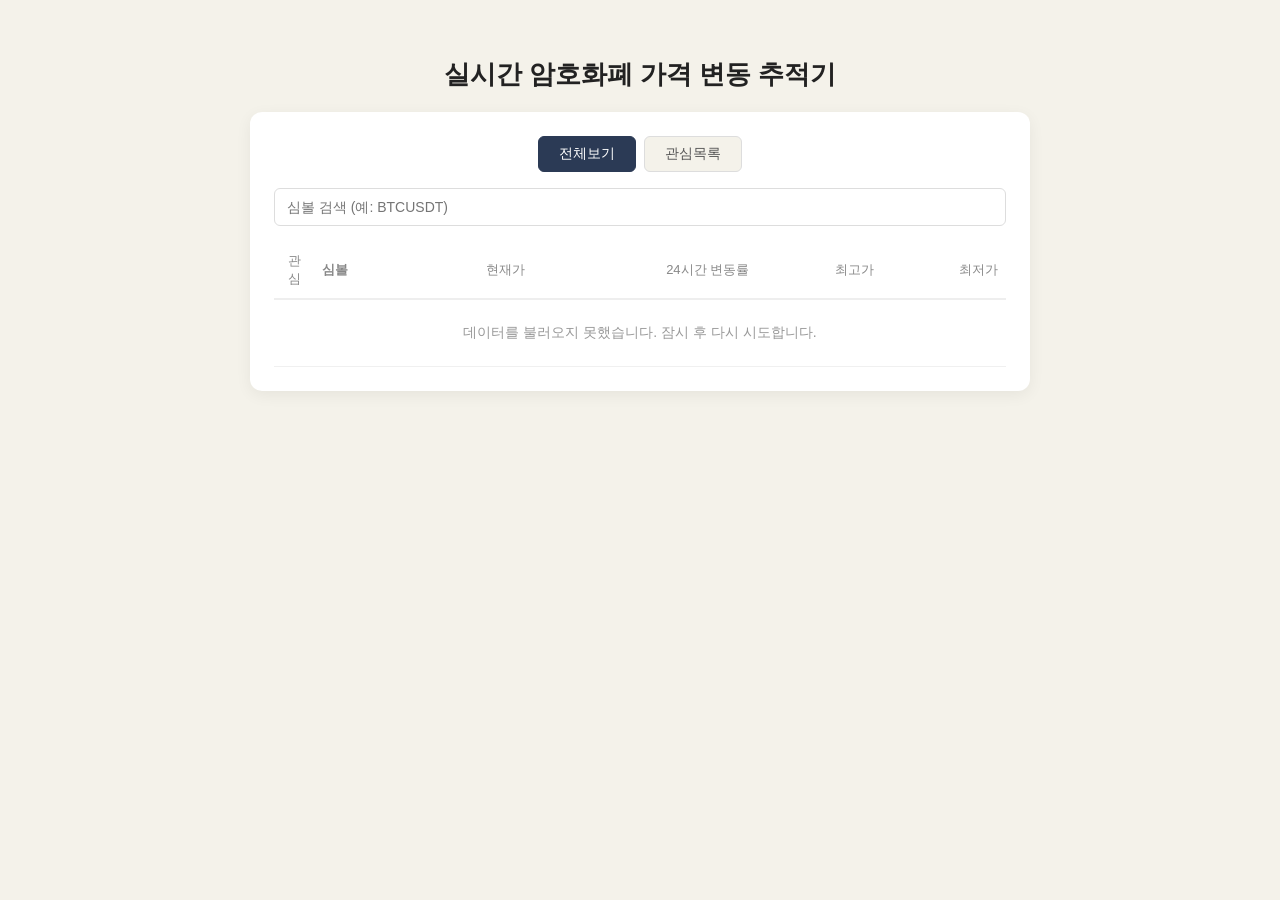
<file: oz_assignment/JS/day3/index.html>
<!DOCTYPE html>
<html lang="ko">
<head>
  <meta charset="UTF-8" />
  <meta name="viewport" content="width=device-width, initial-scale=1.0" />
  <title>실시간 암호화폐 가격 변동 추적기</title>
  <link rel="stylesheet" href="style.css" />
</head>
<body>

  <div class="app">
    <h1>실시간 암호화폐 가격 변동 추적기</h1>

    <div class="card">

      <!-- 탭: 전체보기 / 관심목록 -->
      <div class="tabs">
        <button id="tabAll" class="tab active">전체보기</button>
        <button id="tabFav" class="tab">관심목록</button>
      </div>

      <!-- 검색창 -->
      <input
        id="searchInput"
        type="text"
        class="search"
        placeholder="심볼 검색 (예: BTCUSDT)"
      />

      <!-- 표 -->
      <table>
        <thead>
          <tr>
            <th class="col-star">관심</th>
            <th class="col-symbol">심볼</th>
            <th class="col-num">현재가</th>
            <th class="col-num">24시간 변동률</th>
            <th class="col-num">최고가</th>
            <th class="col-num">최저가</th>
          </tr>
        </thead>
        <!-- JS가 이 안에 <tr>들을 채워 넣습니다 -->
        <tbody id="tableBody">
          <tr>
            <td colspan="6" class="loading">데이터를 불러오는 중...</td>
          </tr>
        </tbody>
      </table>

    </div>
  </div>

  <script src="script.js"></script>
</body>
</html>
</file>
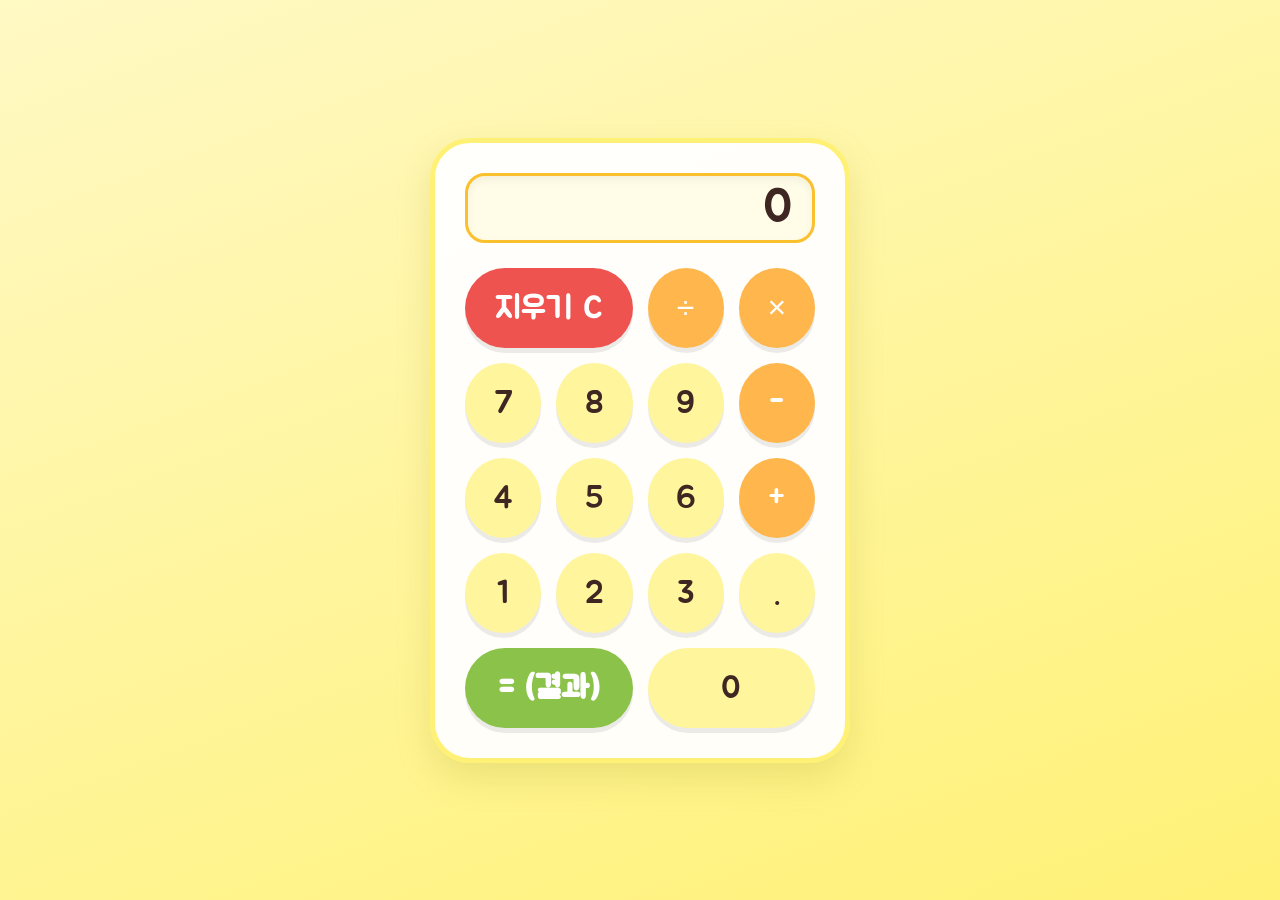
<file: calculator.html>
<!DOCTYPE html>
<html lang="ko">
<head>
    <meta charset="UTF-8">
    <meta name="viewport" content="width=device-width, initial-scale=1.0">
    <title>삐약삐약! 병아리 계산기</title>
    <!-- 귀여운 병아리 테마 폰트 -->
    <link href="https://fonts.googleapis.com/css2?family=Jua&display=swap" rel="stylesheet">
    <style>
        body {
            display: flex;
            justify-content: center;
            align-items: center;
            height: 100vh;
            /* 부드러운 파스텔톤 배경 */
            background: linear-gradient(160deg, #fff9c4 0%, #fff176 100%);
            font-family: 'Jua', sans-serif; /* 적용한 폰트 */
            margin: 0;
        }
        .calculator {
            background-color: rgba(255, 255, 255, 0.95);
            padding: 30px;
            border-radius: 40px;
            box-shadow: 0 15px 35px rgba(158, 157, 36, 0.2);
            width: 350px;
            position: relative;
            border: 5px solid #fff176;
        }
        
        /* 계산기 상단 병아리 아이콘 */
        .chick-top {
            position: absolute;
            top: -30px;
            left: 50%;
            transform: translateX(-50%);
            width: 60px;
            height: 60px;
            background: url('https://cdn-icons-png.flaticon.com/512/6723/6723025.png') no-repeat center;
            background-size: contain;
        }

        #display {
            width: 100%;
            height: 70px;
            background-color: #fffde7;
            color: #3e2723;
            font-size: 3rem;
            text-align: right;
            padding: 0 20px;
            box-sizing: border-box;
            border: 3px solid #fbc02d;
            border-radius: 20px;
            margin-bottom: 25px;
            font-family: 'Jua', sans-serif;
            box-shadow: inset 0 4px 8px rgba(0,0,0,0.05);
        }
        .buttons {
            display: grid;
            grid-template-columns: repeat(4, 1fr);
            gap: 15px;
        }
        button {
            padding: 20px;
            font-size: 2rem;
            border: none;
            border-radius: 50%; /* 원형 버튼 */
            cursor: pointer;
            transition: all 0.3s ease;
            font-family: 'Jua', sans-serif;
            color: #3e2723;
            box-shadow: 0 5px 0 rgba(0,0,0,0.08); /* 버튼 입체감 */
            position: relative;
            overflow: hidden; /* 병아리가 버튼 밖으로 안 나가게 */
        }
        button:active {
            transform: translateY(5px);
            box-shadow: 0 0 0 rgba(0,0,0,0.08);
        }
        
        /* 버튼 상태별 배경색 및 병아리 배경 */
        button.num {
            background-color: #fff59d; /* 연노랑 */
        }
        button.num:hover { background-color: #fff176; }

        button.operator {
            background-color: #ffb74d; /* 주황색 */
            color: white;
        }
        button.operator:hover { background-color: #ffa726; }

        button.clear {
            background-color: #ef5350; /* 빨간색 */
            color: white;
            grid-column: span 2;
            border-radius: 40px;
        }
        button.clear:hover { background-color: #e53935; }

        button.equal {
            background-color: #8bc34a; /* 초록색 */
            color: white;
            grid-column: span 2;
            border-radius: 40px;
            font-weight: bold;
        }
        button.equal:hover { background-color: #7cb342; }

        /* 0 버튼 스타일 */
        button.btn-0 {
            grid-column: span 2;
            border-radius: 40px;
        }

        /* 버튼 클릭 시 병아리가 튀어나오는 효과 (CSS 애니메이션) */
        @keyframes peepOut {
            0% { transform: translateY(50px); opacity: 0; }
            100% { transform: translateY(0); opacity: 1; }
        }
        
        /* 병아리 아이콘을 버튼의 가상 요소로 추가 */
        button::after {
            content: '';
            position: absolute;
            bottom: -60px; /* 버튼 아래 숨김 */
            left: 50%;
            transform: translateX(-50%);
            width: 30px;
            height: 30px;
            background: url('https://cdn-icons-png.flaticon.com/512/6723/6723025.png') no-repeat center;
            background-size: contain;
            transition: bottom 0.3s ease;
        }

        button:hover::after {
            bottom: 10px; /* 호버 시 병아리가 튀어오름 */
            animation: peepOut 0.3s ease; /* 튀어오르는 애니메이션 */
        }

    </style>
</head>
<body>

<div class="calculator">
    <div class="chick-top"></div> <!-- 계산기 위 병아리 -->
    <input type="text" id="display" readonly value="0">
    <div class="buttons">
        <button class="clear" onclick="clearDisplay()">지우기 C</button>
        <button class="operator" onclick="appendValue('/')">÷</button>
        <button class="operator" onclick="appendValue('*')">×</button>
        
        <button class="num" onclick="appendValue('7')">7</button>
        <button class="num" onclick="appendValue('8')">8</button>
        <button class="num" onclick="appendValue('9')">9</button>
        <button class="operator" onclick="appendValue('-')">-</button>
        
        <button class="num" onclick="appendValue('4')">4</button>
        <button class="num" onclick="appendValue('5')">5</button>
        <button class="num" onclick="appendValue('6')">6</button>
        <button class="operator" onclick="appendValue('+')">+</button>
        
        <button class="num" onclick="appendValue('1')">1</button>
        <button class="num" onclick="appendValue('2')">2</button>
        <button class="num" onclick="appendValue('3')">3</button>
        <button class="num" onclick="appendValue('.')">.</button>
        
        <button class="equal" onclick="calculate()">= (결과)</button>
        <button class="num btn-0" onclick="appendValue('0')">0</button>
    </div>
</div>

<script>
    const display = document.getElementById('display');

    function appendValue(val) {
        if (display.value === '0' && val !== '.') {
            display.value = val;
        } else {
            display.value += val;
        }
    }

    function clearDisplay() {
        display.value = '0';
    }

    function calculate() {
        try {
            // eval 함수를 안전하게 사용하여 수식 계산
            let result = eval(display.value.replace(/×/g, '*').replace(/÷/g, '/'));
            
            // 결과가 소수일 경우 적당히 반올림하여 표시
            if (!Number.isInteger(result)) {
                result = parseFloat(result.toFixed(6));
            }
            display.value = result;
            
        } catch (error) {
            display.value = '삐약 오류 발생!';
            setTimeout(clearDisplay, 2000);
        }
    } 
</script>

</body>
</html>
</file>
<file: oz_assignment/JS/day3/style.css>
* {
  box-sizing: border-box;
}

body {
  margin: 0;
  padding: 40px 16px;
  background: #f4f2ea;
  font-family: -apple-system, "Malgun Gothic", "Segoe UI", sans-serif;
  color: #222;
}

.app {
  max-width: 780px;
  margin: 0 auto;
}

h1 {
  text-align: center;
  font-size: 26px;
  margin-bottom: 20px;
}

.card {
  background: #fff;
  border-radius: 12px;
  box-shadow: 0 4px 16px rgba(0, 0, 0, 0.06);
  padding: 24px;
}

/* 탭 버튼 */
.tabs {
  display: flex;
  justify-content: center;
  gap: 8px;
  margin-bottom: 16px;
}

.tab {
  padding: 8px 20px;
  border-radius: 6px;
  border: 1px solid #ddd;
  background: #f4f2ea;
  color: #555;
  font-size: 14px;
  cursor: pointer;
}

.tab.active {
  background: #2b3a55;
  color: #fff;
  border-color: #2b3a55;
}

/* 검색창 */
.search {
  width: 100%;
  padding: 10px 12px;
  margin-bottom: 16px;
  border: 1px solid #ddd;
  border-radius: 6px;
  font-size: 14px;
}

.search:focus {
  outline: none;
  border-color: #2b3a55;
}

/* 표 */
table {
  width: 100%;
  border-collapse: collapse;
  font-size: 14px;
}

thead th {
  text-align: left;
  padding: 10px 8px;
  border-bottom: 2px solid #eee;
  color: #888;
  font-weight: 500;
  font-size: 13px;
}

tbody td {
  padding: 10px 8px;
  border-bottom: 1px solid #f0f0f0;
}

.col-star {
  width: 40px;
  text-align: center;
}

.col-symbol {
  font-weight: 600;
}

.col-num {
  text-align: right;
}

thead .col-num {
  text-align: right;
}

.up {
  color: #d84c3e; /* 상승: 빨강 (국내 관행) */
}

.down {
  color: #2f6fd1; /* 하락: 파랑 */
}

.flat {
  color: #888;
}

.star-btn {
  cursor: pointer;
  font-size: 16px;
  background: none;
  border: none;
  color: #ccc;
}

.star-btn.active {
  color: #f5b400;
}

.loading,
.empty {
  text-align: center;
  color: #999;
  padding: 24px 0;
}
</file>
